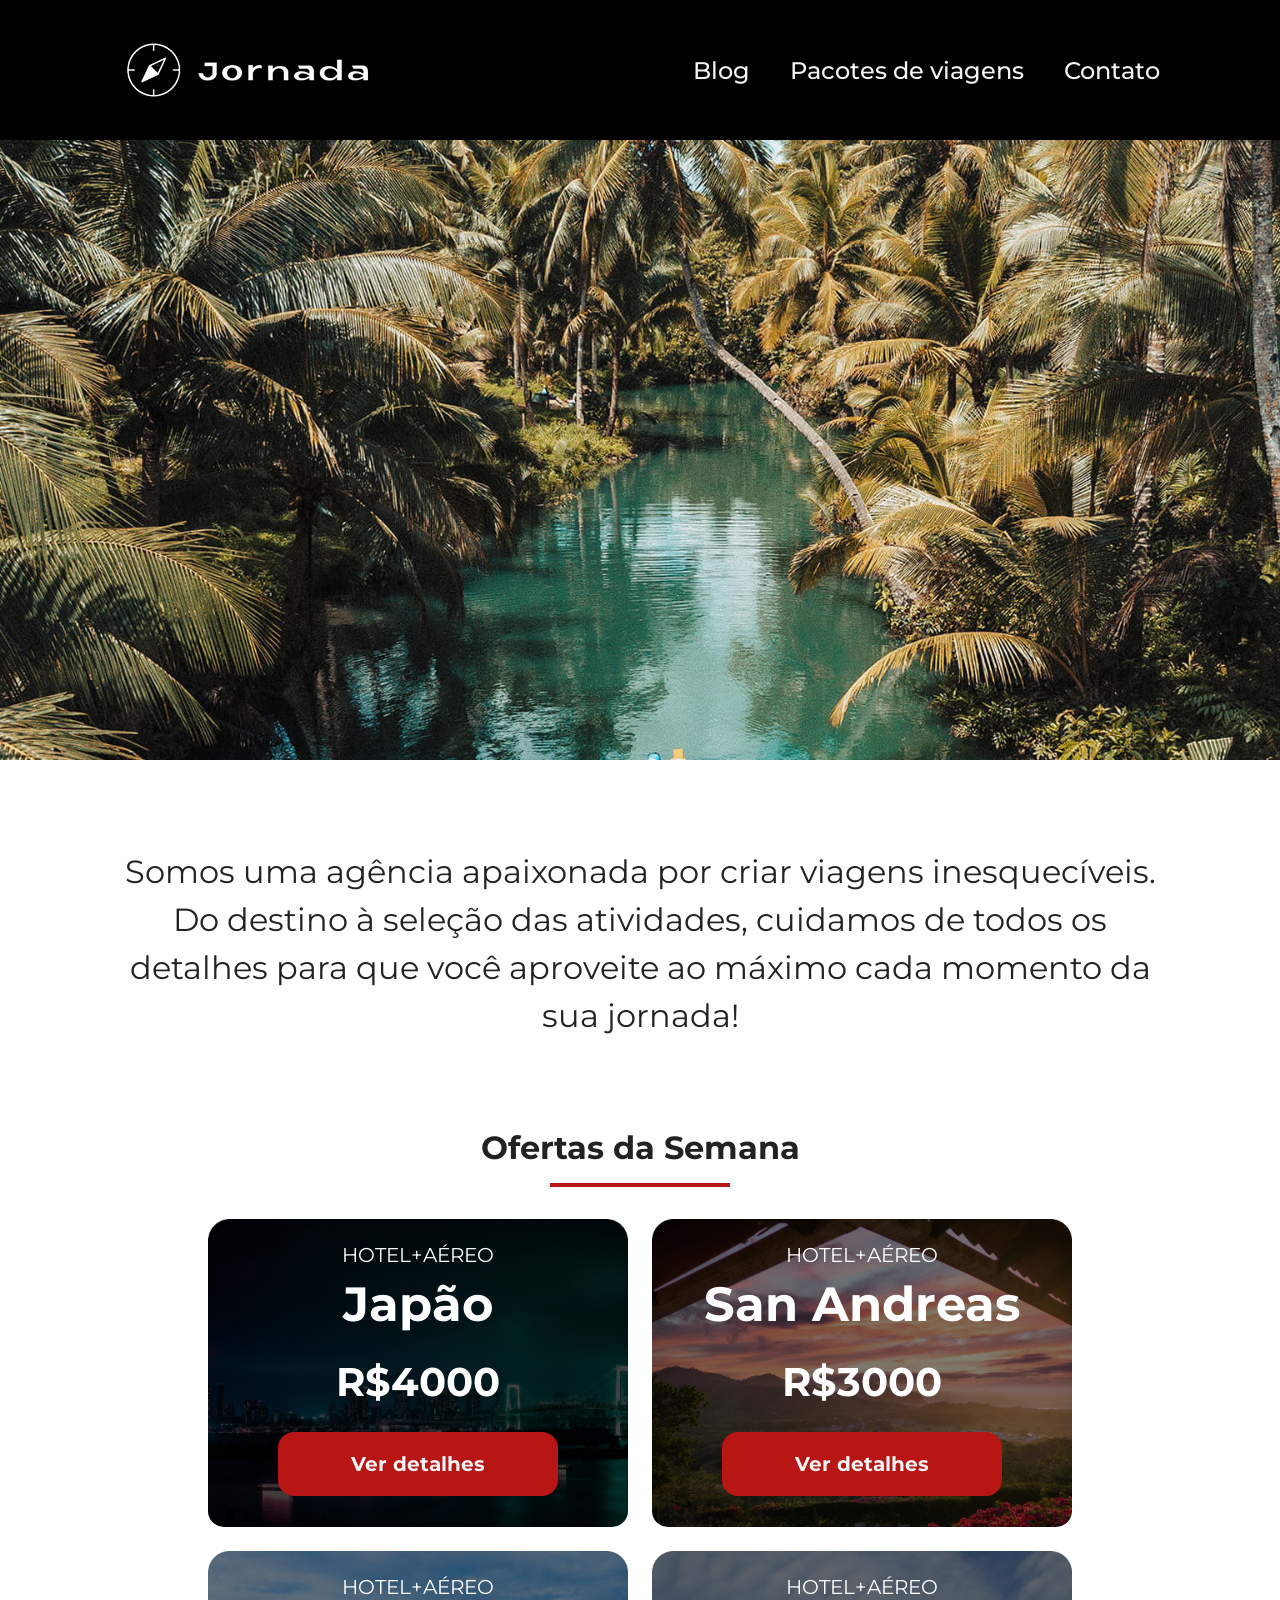
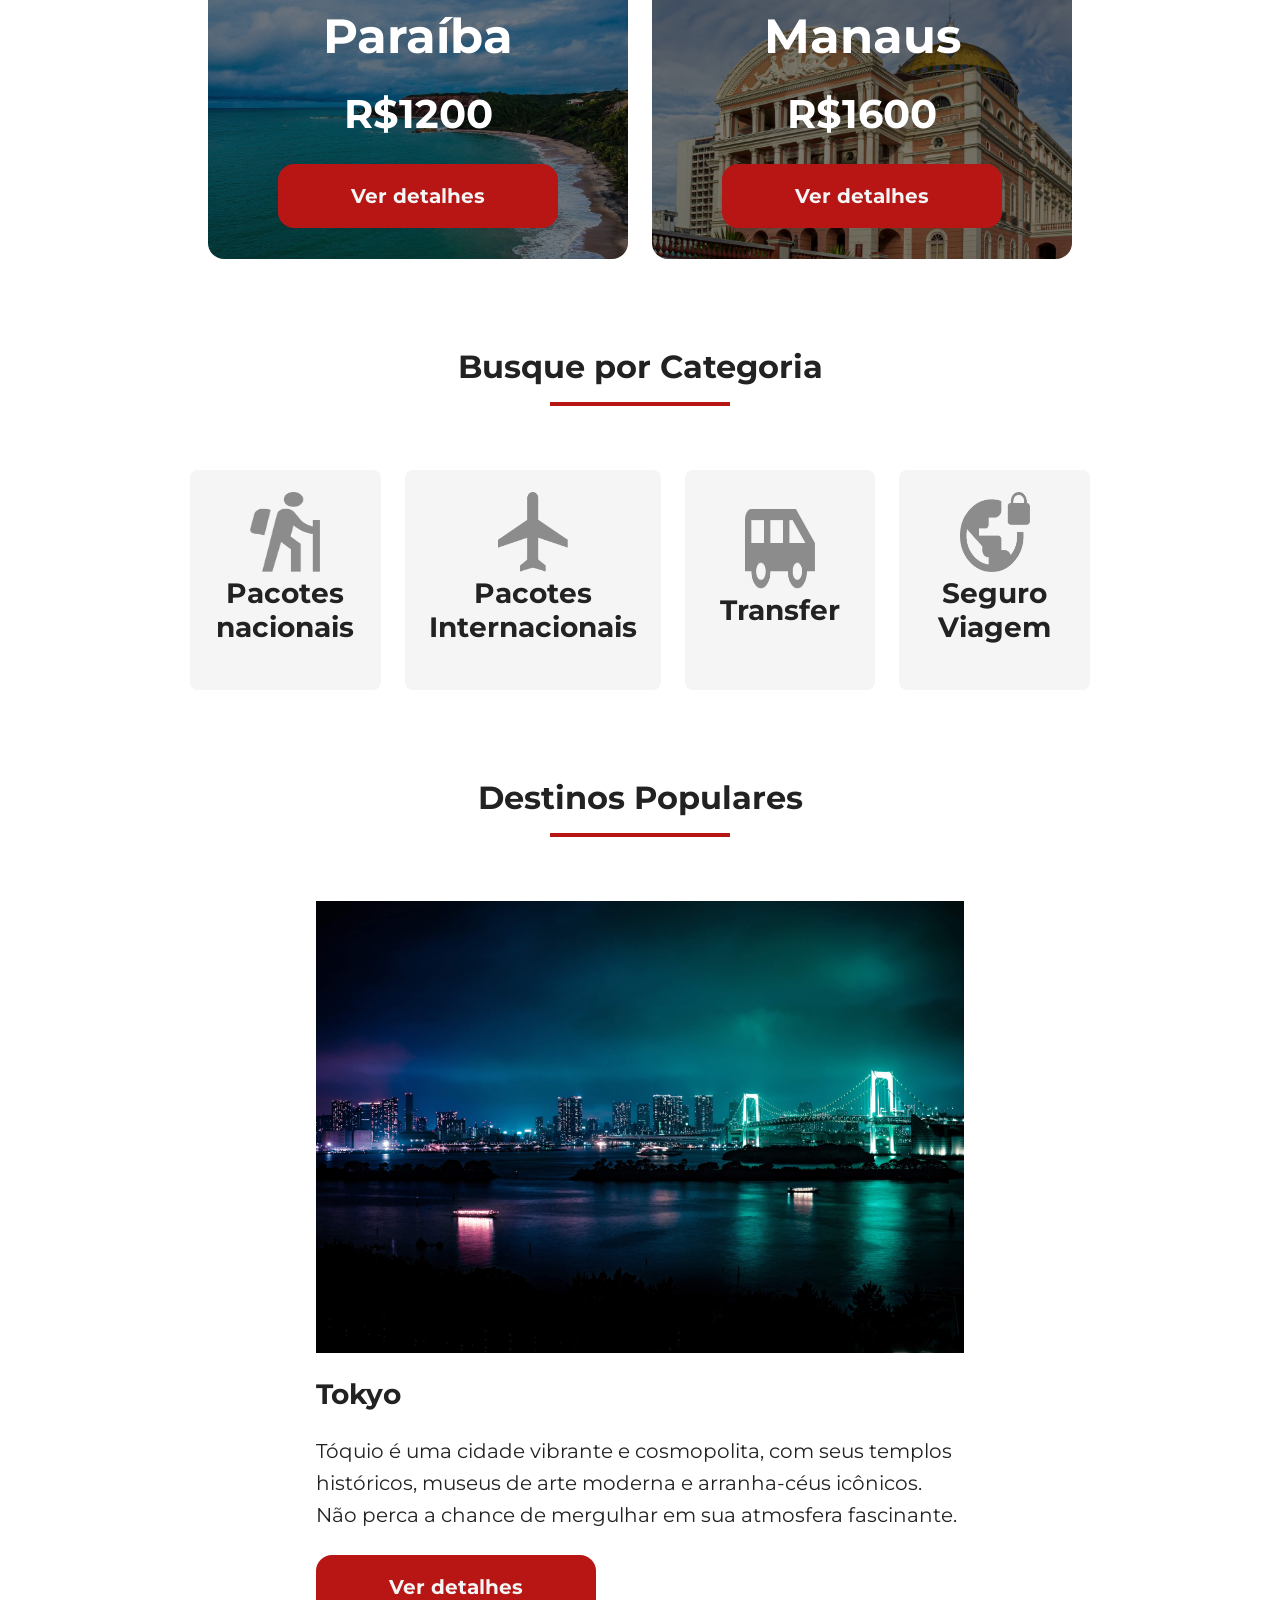
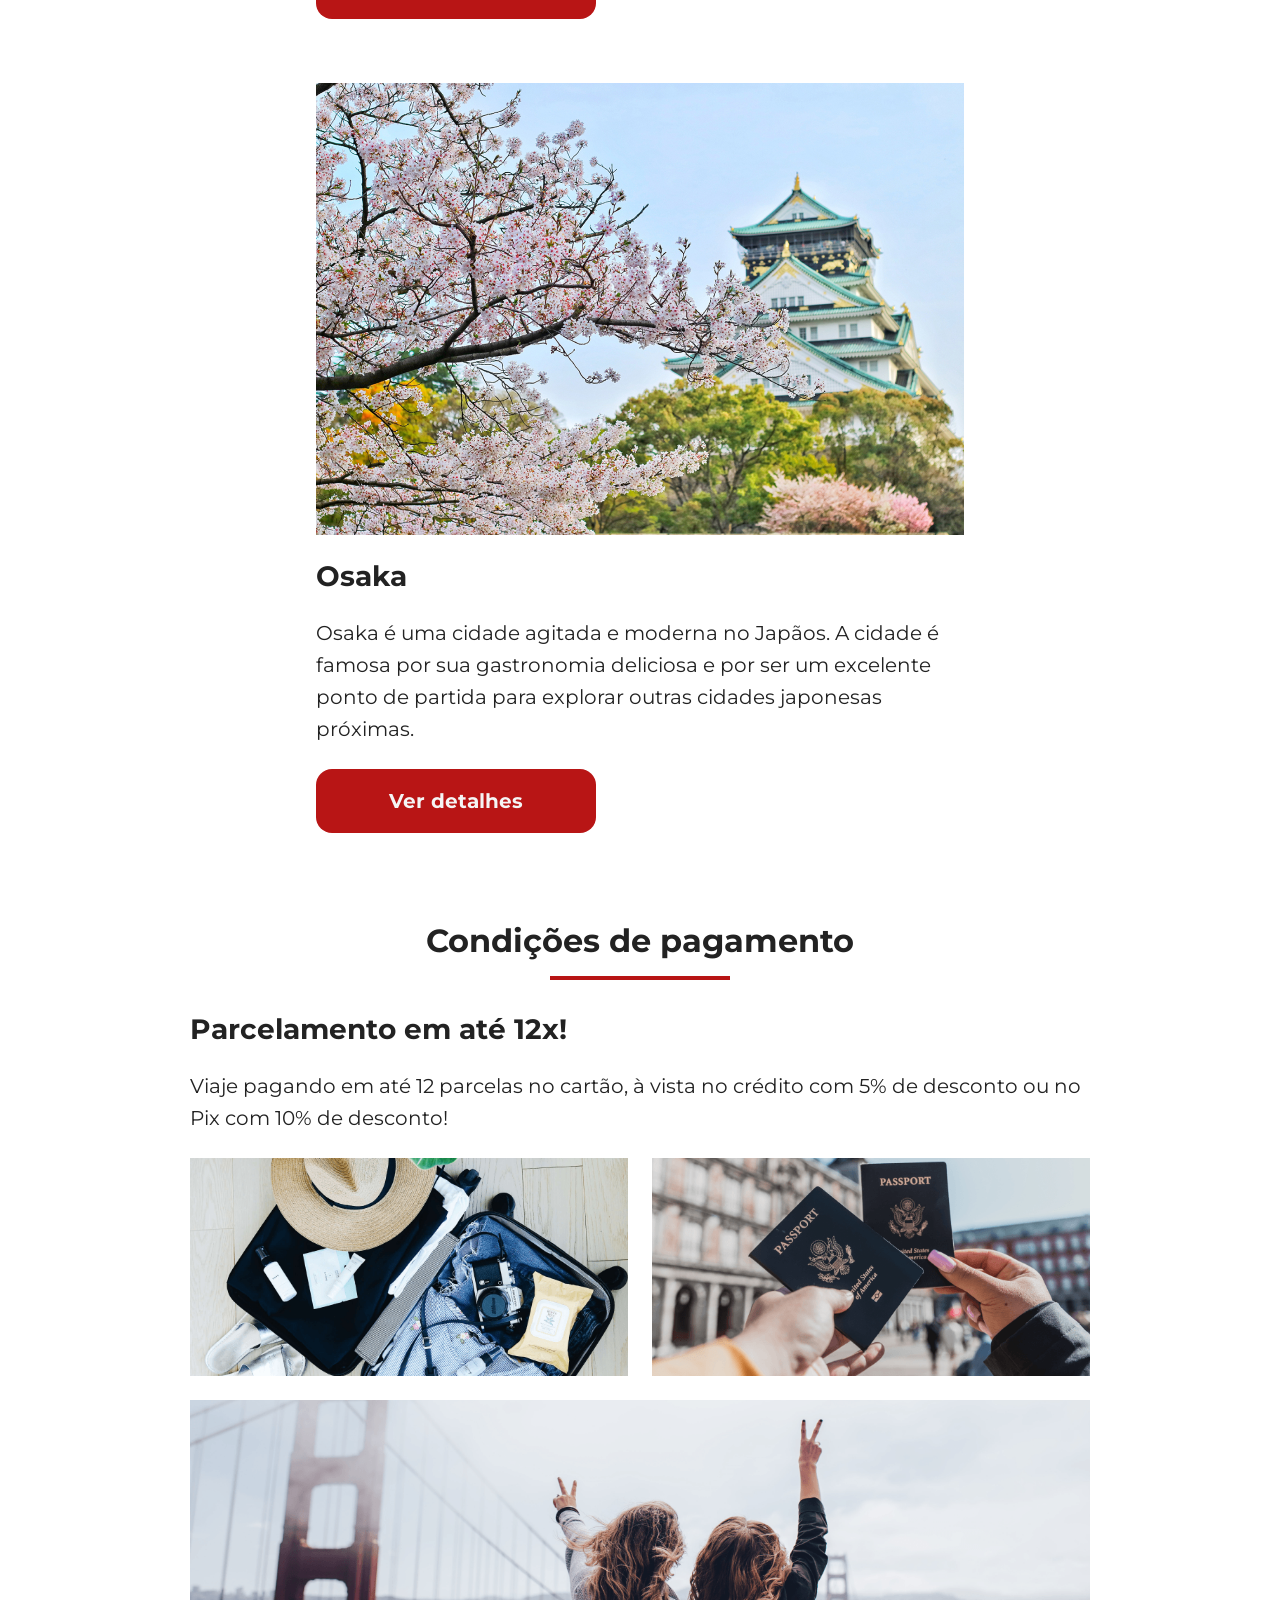
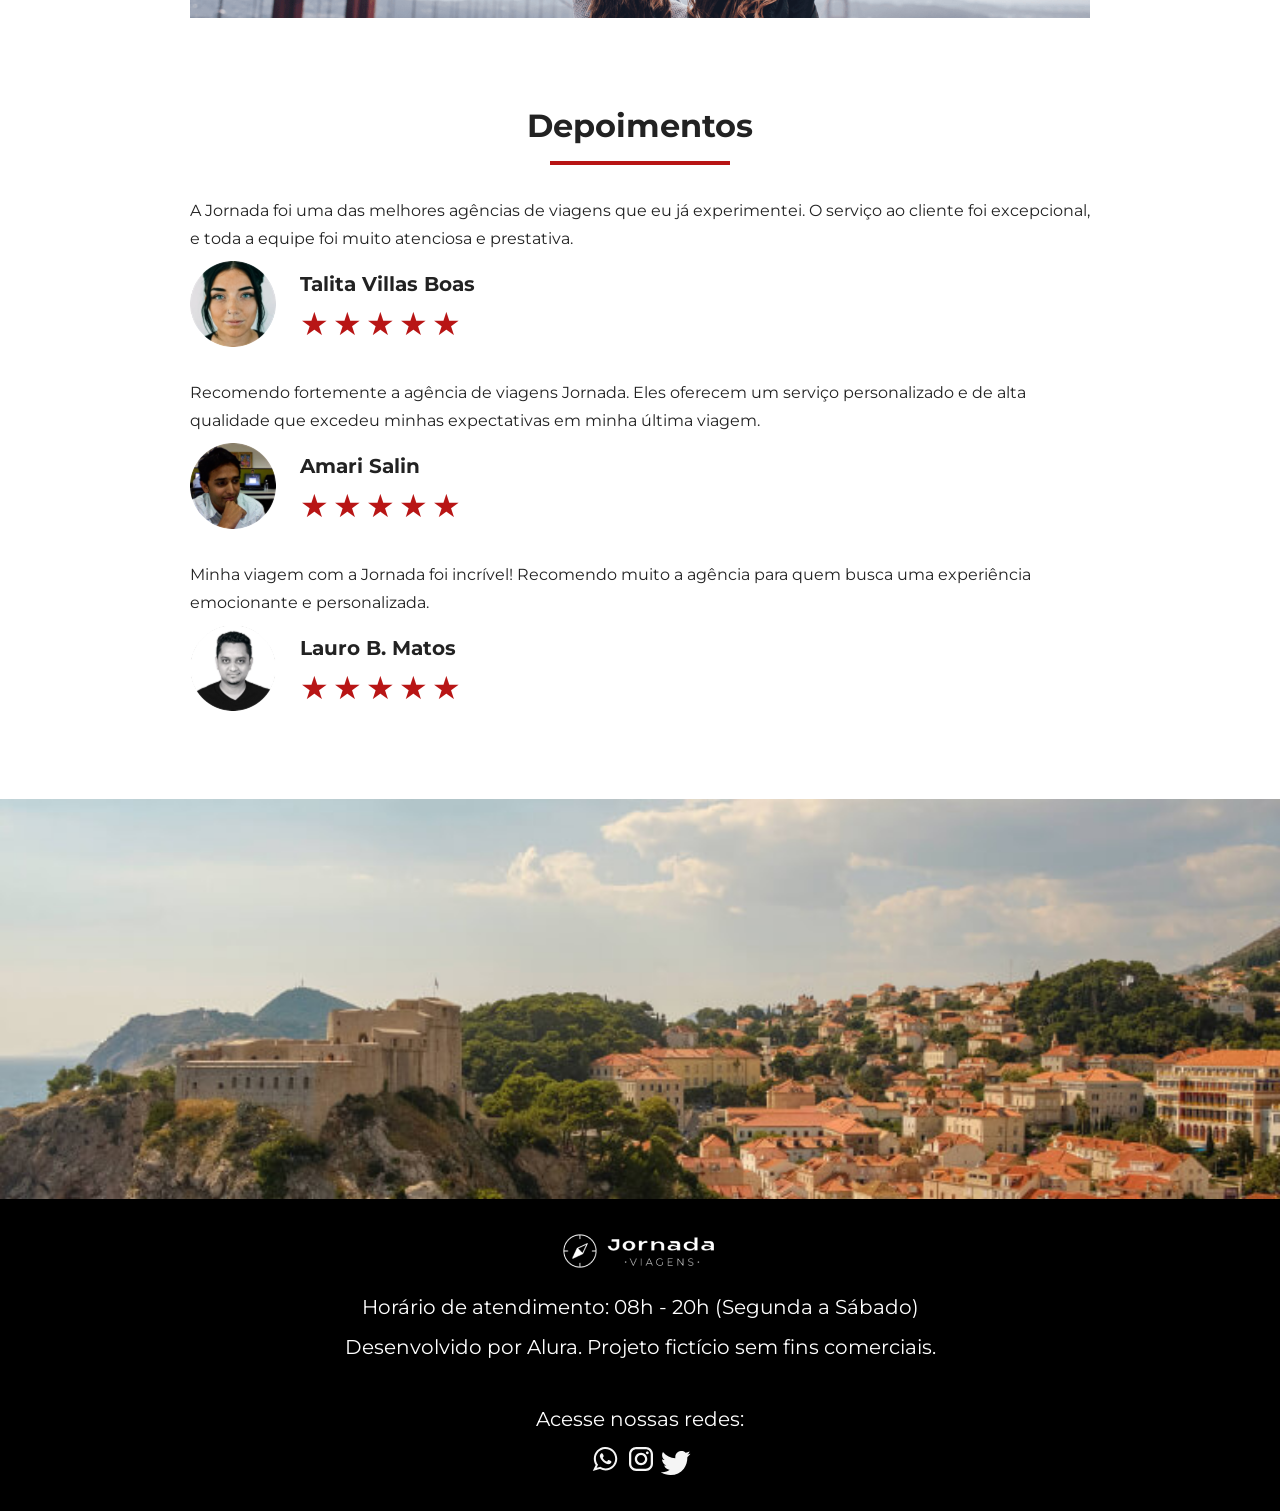
<file: index.html>
<!doctype html>
<html lang="pt-br">
  <head>
    <meta charset="UTF-8" />
    <meta name="viewport" content="width=device-width, initial-scale=1.0" />
    <meta name="description" content="Jornada Viagens, uma agência apaixonada por criar viagens inesquecíveis
    ">

    <meta name="og:title" content="Jornada Viagens">
    <meta name="og:description" content="Jornada Viagens, uma agência apaixonada por criar viagens inesquecíveis">
    <meta name="og:image" content="https://lidiavidal.github.io/jornada-viagens/logo-footer.png">
    <meta name="og:type" content="website">
    <meta name="og:url" content="https://lidiavidal.github.io/jornada-viagens">

    <link rel="icon" href="favico.svg" type="xml/svg" />
    <link rel="stylesheet" href="./css/style.css" />
    
    <title>Jornada Viagens</title>
  </head>
  <body>
    <header class="main-header" role="banner">
      <a class="logo" href="index.html" title="Voltar para página inicial">
        <img
          class="img-mobile"
          src="img/bussola-jornada-branca.png"
          alt="Bussola do logo Jornada Viagens na cor branca"
        />
        <img
          class="img-desktop"
          src="img/bussola-texto-jornada-branca.png"
          alt="Logo Jornada Viagens na cor branca"
        />
      </a>
      <div class="navigation-menu">
        <label for="menu"><img src="img/menu.png" alt="menu" /></label>
        <input type="checkbox" id="menu" hidden />

        <nav role="navigation">
          <ul class="list-links">
            <li>
              <a href="blog.html" title="Acessar blog">Blog</a>
            </li>
            <li>
              <a
                href="pacotes.html"
                title="Acessar pacotes de viagem"
                >Pacotes de viagens</a
              >
            </li>
            <li>
              <a href="contato.html" title="Acessar contato"
                >Contato</a
              >
            </li>
          </ul>
        </nav>
      </div>
    </header>
    <section class="hero">
      <div class="hero-img"></div>
      <h2>
        Somos uma agência apaixonada por criar viagens inesquecíveis. Do destino
        à seleção das atividades, cuidamos de todos os detalhes para que você
        aproveite ao máximo cada momento da sua jornada!
      </h2>
    </section>

    <section class="offers">
      <div class="section-title">
        <h2>Ofertas da Semana</h2>
        <hr />
      </div>
      <div class="offers-cards">
        <article class="card japao">
          <header>
            <p>HOTEL+AÉREO</p>
            <h3>
              Japão <br />
              <span>R$4000</span>
            </h3>
          </header>
          <footer>
            <a href="#" class="button">Ver detalhes</a>
          </footer>
        </article>

        <article class="card san-andreas">
          <header>
            <p>HOTEL+AÉREO</p>
            <h3>
              San Andreas <br />
              <span>R$3000</span>
            </h3>
          </header>
          <footer>
            <a href="#" class="button">Ver detalhes</a>
          </footer>
        </article>

        <article class="card paraiba">
          <header>
            <p>HOTEL+AÉREO</p>
            <h3>
              Paraíba <br />
              <span>R$1200</span>
            </h3>
          </header>
          <footer>
            <a href="#" class="button">Ver detalhes</a>
          </footer>
        </article>

        <article class="card manaus">
          <header>
            <p>HOTEL+AÉREO</p>
            <h3>
              Manaus <br />
              <span>R$1600</span>
            </h3>
          </header>
          <footer>
            <a href="#" class="button">Ver detalhes</a>
          </footer>
        </article>
      </div>
    </section>

    <section class="categories">
      <div class="section-title">
        <h2>Busque por Categoria</h2>
        <hr />
      </div>
      <div class="categories-cards">
        <div class="card-category">
          <a href="#">
            <img
              src="img/traveler-card.png"
              alt="Icone de uma pessoa viajante"
            />
            <h3 class="content-title">Pacotes nacionais</h3>
          </a>
        </div>

        <div class="card-category">
          <a href="#">
            <img src="img/airplane-card.png" alt="Icone de um avião" />
            <h3 class="content-title">Pacotes Internacionais</h3>
          </a>
        </div>

        <div class="card-category">
          <a href="#">
            <img src="img/bus-card.png" alt="Icone de um onibus" />
            <h3 class="content-title">Transfer</h3>
          </a>
        </div>

        <div class="card-category">
          <a href="#">
            <img src="img/world-card.png" alt="Icone do mundo" />
            <h3 class="content-title">Seguro Viagem</h3>
          </a>
        </div>
      </div>
    </section>

    <section class="destinations">
      <div class="section-title">
        <h2>Destinos Populares</h2>
        <hr />
      </div>
      <div class="destinations-items">
        <article class="item tokyo">
          <header>
            <div class="img-item tokyo"></div>
            <h3 class="content-title">Tokyo</h3>
          </header>
          <p class="content-text">
            Tóquio é uma cidade vibrante e cosmopolita, com seus templos
            históricos, museus de arte moderna e arranha-céus icônicos. Não
            perca a chance de mergulhar em sua atmosfera fascinante.
          </p>
          <footer>
            <a
              href="#"
              class="button"
              target="_blank"
              title="Veja mais detalhes do destino Tokyo"
              >Ver detalhes</a
            >
          </footer>
        </article>
        <article class="item osaka">
          <header>
            <div class="img-item osaka"></div>
            <h3 class="content-title">Osaka</h3>
          </header>
          <p class="content-text">
            Osaka é uma cidade agitada e moderna no Japãos. A cidade é famosa
            por sua gastronomia deliciosa e por ser um excelente ponto de
            partida para explorar outras cidades japonesas próximas.
          </p>
          <footer>
            <a
              href="#"
              class="button"
              target="_blank"
              title="Veja mais detalhes do destino Osaka"
              >Ver detalhes</a
            >
          </footer>
        </article>
      </div>
    </section>

    <section class="payments">
      <div class="section-title">
        <h2>Condições de pagamento</h2>
        <hr />
      </div>
      <div class="content-container">
        <div class="text-content">
          <h3 class="content-title">Parcelamento em até 12x!</h3>
          <p class="content-text">
            Viaje pagando em até 12 parcelas no cartão, à vista no crédito com
            5% de desconto ou no Pix com 10% de desconto!
          </p>
        </div>
        <div class="image-gallery">
          <div class="image first"></div>
          <div class="image second"></div>
          <div class="image third colspan-2"></div>
        </div>
      </div>
    </section>

    <section class="testimonials">
      <div class="section-title">
        <h2>Depoimentos</h2>
        <hr />
      </div>
      <div class="testimonial-container">
        <article>
          <header>
            <p>
              A Jornada foi uma das melhores agências de viagens que eu já
              experimentei. O serviço ao cliente foi excepcional, e toda a
              equipe foi muito atenciosa e prestativa.
            </p>
          </header>
          <footer>
            <img src="img/avatar-talita.png" alt="Imagem de perfil da cliente Talita Villas Boas" />
            <div class="profile-content">
              <h3>Talita Villas Boas</h3>
              <div class="rating">
                <span class="star">&#9733</span> <!--O unicode vai funcionar como uma fonte-->
                <span class="star">&#9733</span>
                <span class="star">&#9733</span>
                <span class="star">&#9733</span>
                <span class="star">&#9733</span>
              </div>
            </div>
          </footer>
        </article>
        <article>
          <header>
            <p>
              Recomendo fortemente a agência de viagens Jornada. Eles oferecem um serviço personalizado e de alta qualidade que excedeu minhas expectativas em minha última viagem.
            </p>
          </header>
          <footer>
            <img src="img/avatar-amari.png" alt="Imagem de perfil do cliente Amari Salin" />
            <div class="profile-content">
              <h3>Amari Salin</h3>
              <div class="rating">
                <span class="star">&#9733</span> 
                <span class="star">&#9733</span>
                <span class="star">&#9733</span>
                <span class="star">&#9733</span>
                <span class="star">&#9733</span>
              </div>
            </div>
          </footer>
        </article>
        <article>
          <header>
            <p>
              Minha viagem com a Jornada foi incrível! Recomendo muito a agência para quem busca uma experiência emocionante e personalizada.
            </p>
          </header>
          <footer>
            <img src="img/avatar-lauro.png" alt="Imagem de perfil do cliente Lauro B. Matos" />
            <div class="profile-content">
              <h3>Lauro B. Matos</h3>
              <div class="rating">
                <span class="star">&#9733</span> 
                <span class="star">&#9733</span>
                <span class="star">&#9733</span>
                <span class="star">&#9733</span>
                <span class="star">&#9733</span>
              </div>
            </div>
          </footer>
        </article>
      </div>
    </section>
    <section class="bottom-hero">
      <div class="hero-img">
      </div>
    </section>
    <footer class="main-footer">
      <div class="footer-content">
        <img src="img/logo-footer.png" alt="Logo completa do site Jornada Viagens">
        <p>Horário de atendimento: 08h - 20h (Segunda a Sábado)</p>
        <p>Desenvolvido por Alura. Projeto fictício sem fins comerciais.</p>
      </div>
      <div class="footer-social">
        <p>Acesse nossas redes:</p>
        <a href="#" class="icon-social" target="_blank" title="Entre em contato através do whatsapp">
          <img src="img/icon-whatsapp.svg" alt="icone do whatsapp na cor branca">
        </a>
        <a href="#" class="icon-social" target="_blank" title="Acesse o instagram do Jornada Viagens">
          <img src="img/icon-instagram.svg" alt="icone do instagram na cor branca">
        </a>
        <a href="#" class="icon-social" target="_blank" title="Acesse o twitter do Jornada Viagens">
          <img src="img/icon-twitter.svg" alt="icone do twitter na cor branca">
        </a>
      </div>
    </footer>
  </body>
</html>
</file>
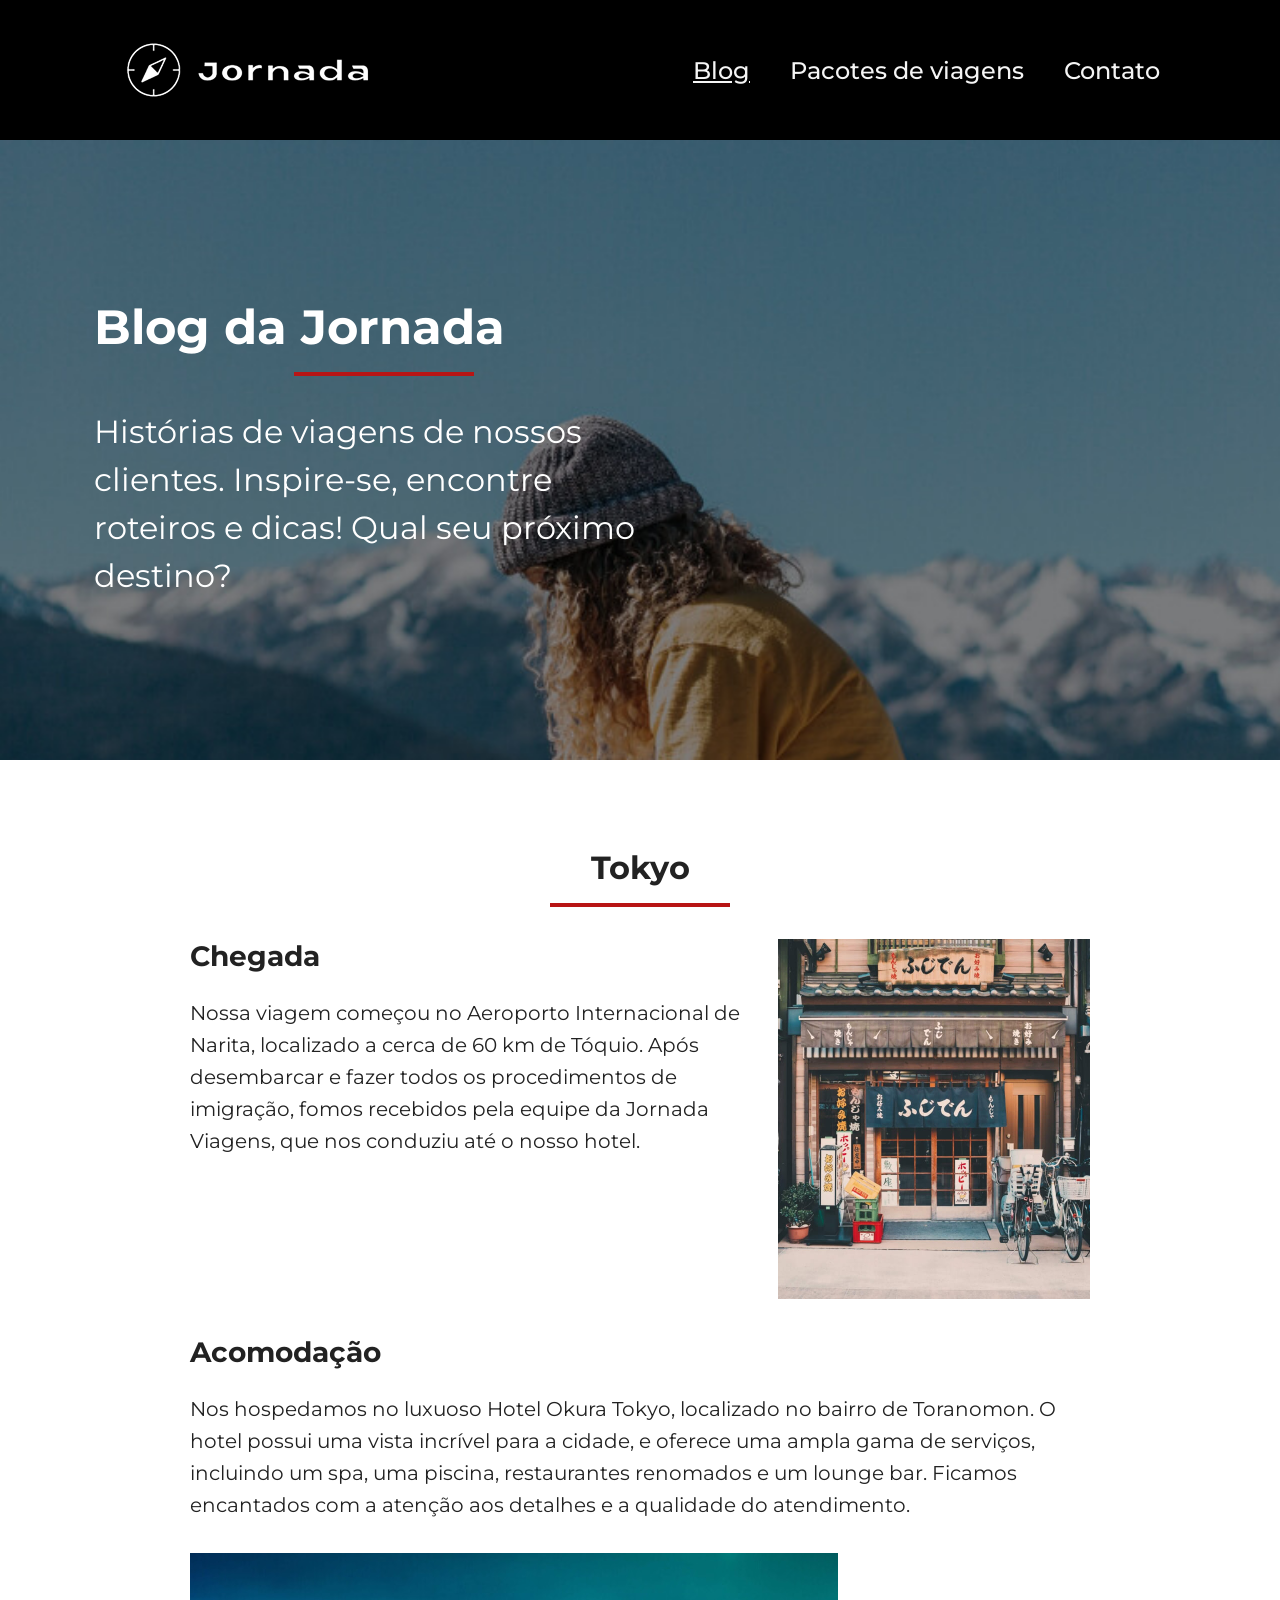
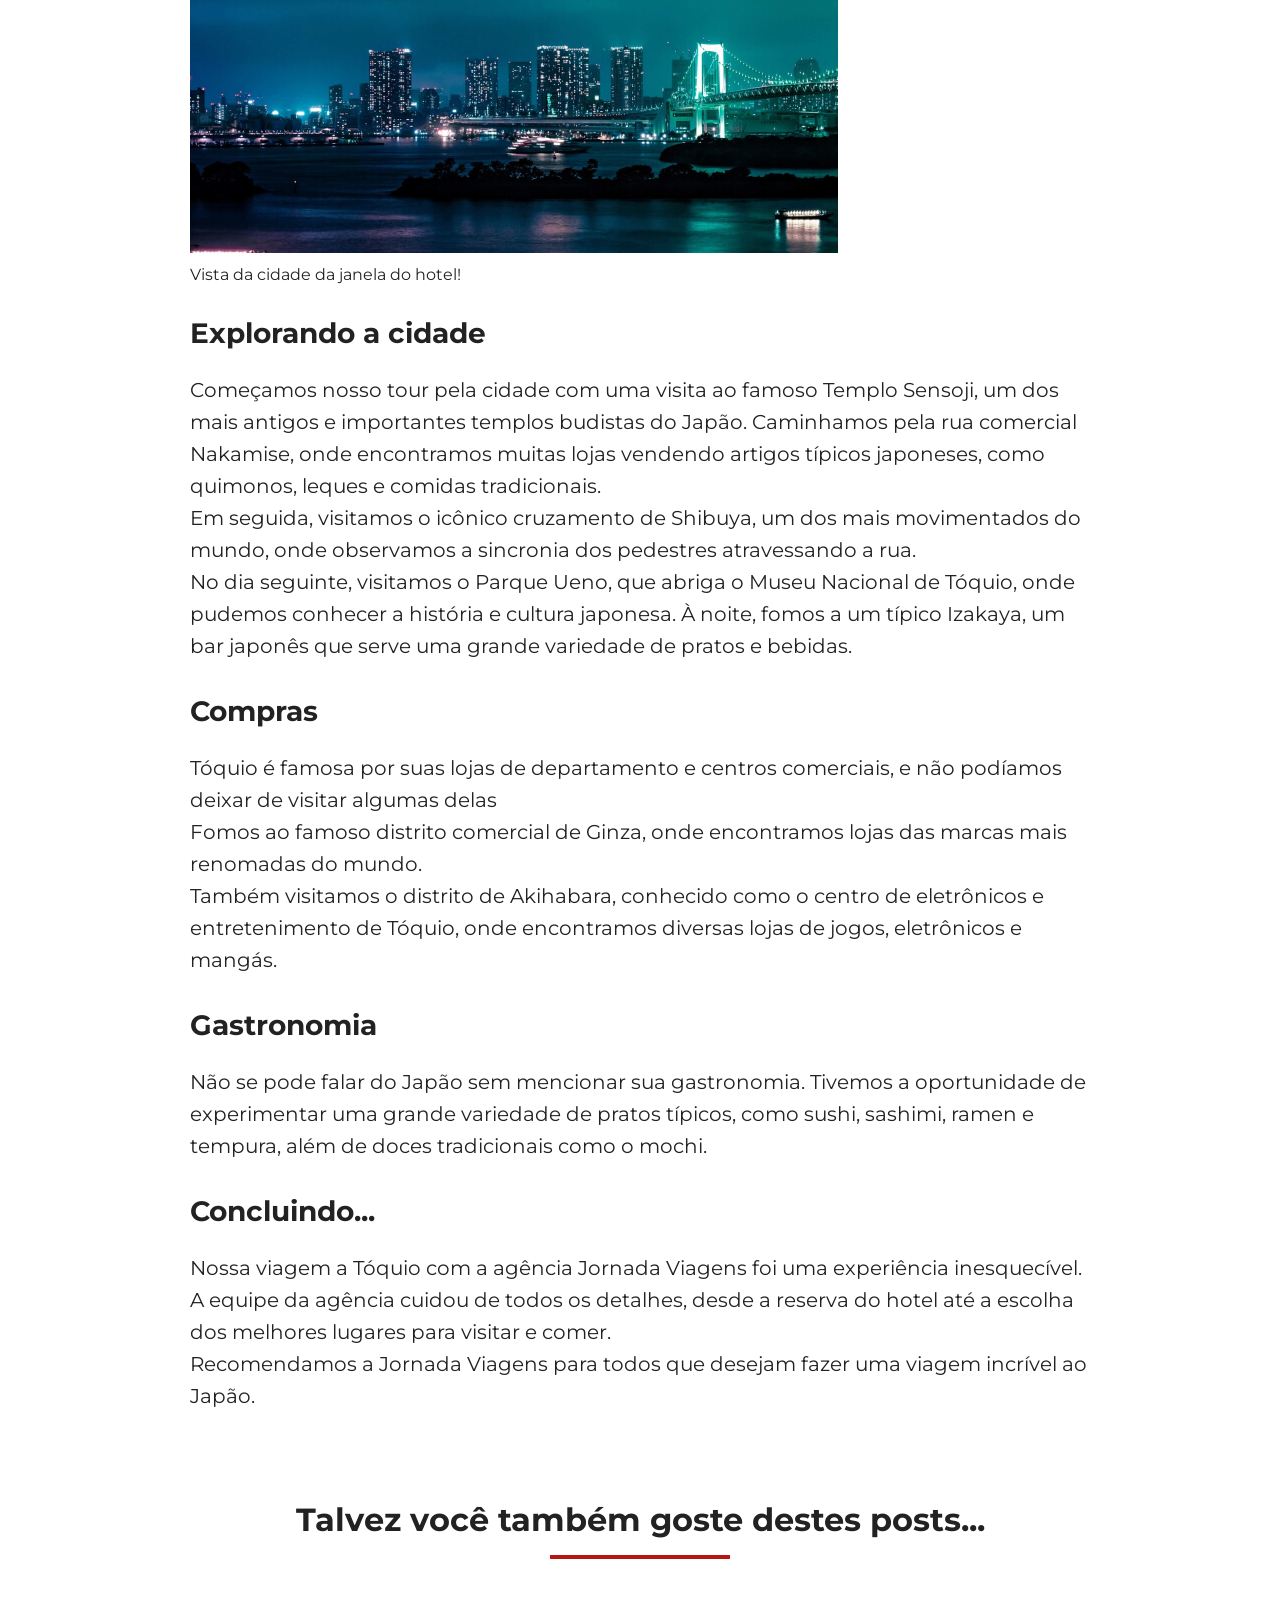
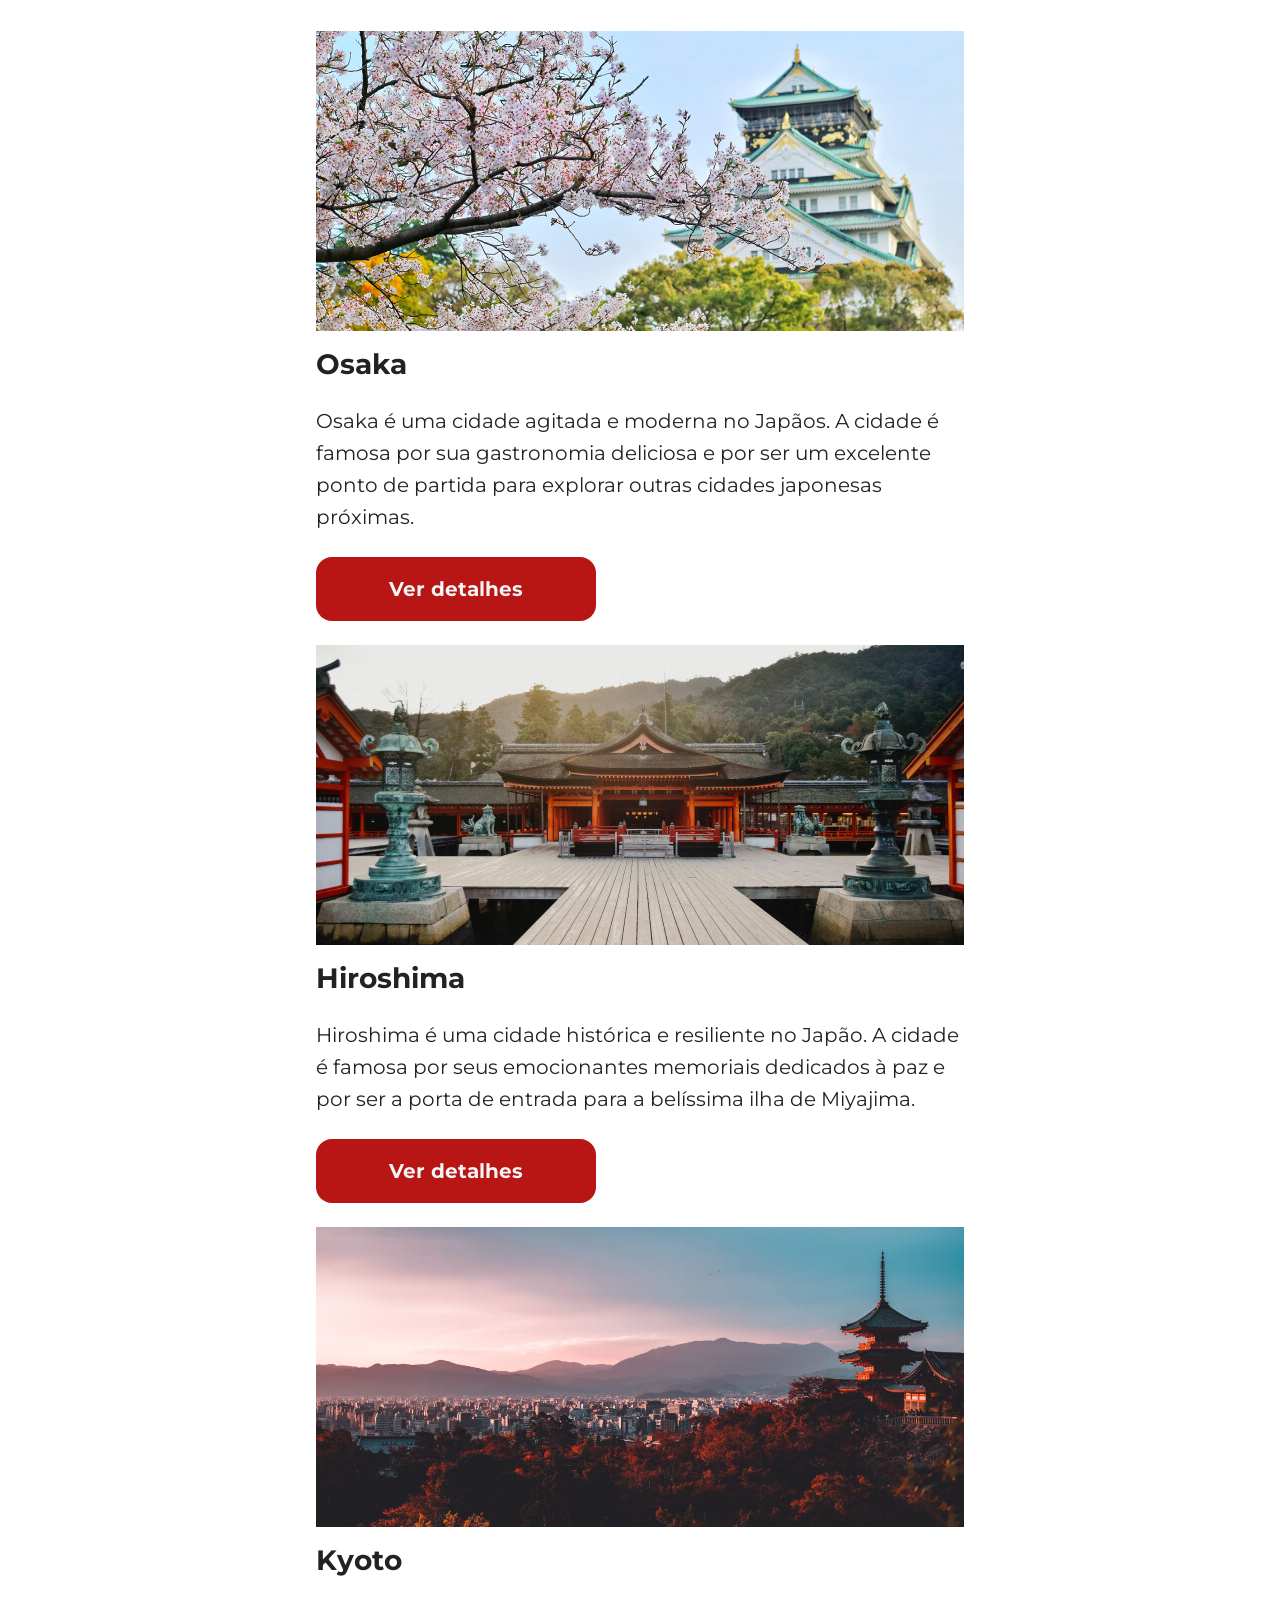
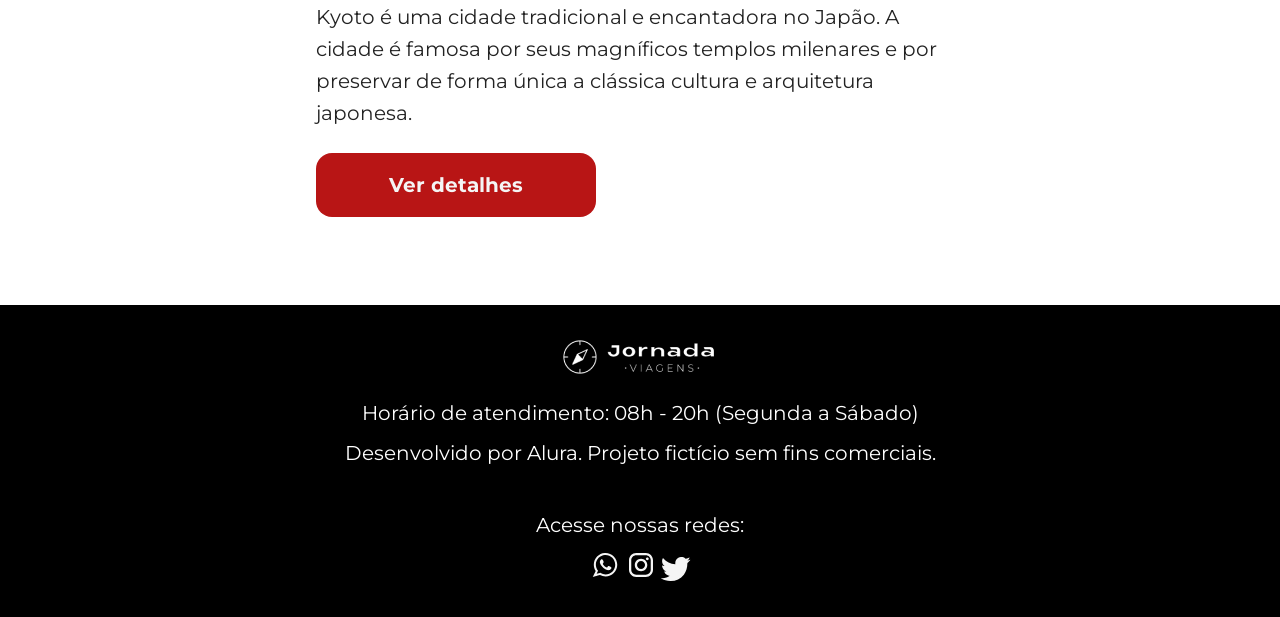
<file: blog.html>
<!doctype html>
<html lang="pt-br">
  <head>
    <meta charset="UTF-8" />
    <meta name="viewport" content="width=device-width, initial-scale=1.0" />
    <link rel="icon" href="favico.svg" type="xml/svg" />
    <link rel="stylesheet" href="./css/style.css" />
    <title>Jornada Viagens</title>
  </head>
  <body>
    <header class="main-header" role="banner">
      <a class="logo" href="index.html" title="Voltar para página inicial">
        <img
          class="img-mobile"
          src="img/bussola-jornada-branca.png"
          alt="Bussola do logo Jornada Viagens na cor branca"
        />
        <img
          class="img-desktop"
          src="img/bussola-texto-jornada-branca.png"
          alt="Logo Jornada Viagens na cor branca"
        />
      </a>
      <div class="navigation-menu">
        <label for="menu"><img src="img/menu.png" alt="menu" /></label>
        <input type="checkbox" id="menu" hidden />

        <nav role="navigation">
          <ul class="list-links travelPackages">
            <li>
              <a class="active" href="blog.html" title="Acessar blog">Blog</a>
            </li>
            <li>
              <a href="pacotes.html" title="Acessar pacotes de viagem"
                >Pacotes de viagens</a
              >
            </li>
            <li>
              <a href="contato.html" title="Acessar contato">Contato</a>
            </li>
          </ul>
        </nav>
      </div>
    </header>

    <section class="hero blog">
      <div class="contentHero blog">
        <div class="section-title blog">
          <h1>Blog da Jornada</h1>
          <hr />
        </div>
        <p>
          Histórias de viagens de nossos clientes. Inspire-se, encontre roteiros
          e dicas! Qual seu próximo destino?
        </p>
      </div>
    </section>

    <article class="content-blog">
      <div class="section-title">
        <h2>Tokyo</h2>
        <hr />
      </div>
      <section class="content chegada">
        <div class="chegada-text">
          <h3>Chegada</h3>
          <p>
            Nossa viagem começou no Aeroporto Internacional de Narita,
            localizado a cerca de 60 km de Tóquio. Após desembarcar e fazer
            todos os procedimentos de imigração, fomos recebidos pela equipe da
            Jornada Viagens, que nos conduziu até o nosso hotel.
          </p>
        </div>
        <figure>
          <img
            srcset="
              img/blog/content-blog-img-tokyo1.jpg         312w,
              img/blog/content-blog-img-tokyo1-desktop.jpg 588w
            "
            sizes="(max-width: 768px) 100vw, 
           (max-width: 1440px) 80vw, 
           1200px"
            src="img/blog/content-blog-img-tokyo1.jpg"
            alt="Prédios iluminados à noite em Tóquio"
          />
        </figure>
      </section>
      <section class="content acomodacao">
        <h3>Acomodação</h3>
        <p>
          Nos hospedamos no luxuoso Hotel Okura Tokyo, localizado no bairro de
          Toranomon. O hotel possui uma vista incrível para a cidade, e oferece
          uma ampla gama de serviços, incluindo um spa, uma piscina,
          restaurantes renomados e um lounge bar. Ficamos encantados com a
          atenção aos detalhes e a qualidade do atendimento.
        </p>
        <figure>
          <img
            srcset="
              img/blog/content-blog-img-tokyo2.jpg          312w,
              img/blog/content-blog-img-tokyo2-tablet.jpg   648w,
              img/blog/content-blog-img-tokyo2-desktop.jpg 1200w
            "
            sizes="(max-width: 312px) 100vw,
                   (max-width: 768px) 80vw,
                   1200px"
            src="img/blog/content-blog-img-tokyo2.jpg"
            alt="Vista da cidade da janela do hotel!"
          />
          <figcaption>Vista da cidade da janela do hotel!</figcaption>
        </figure>
      </section>
      <section class="content explorando">
        <h3>Explorando a cidade</h3>
        <p>
          Começamos nosso tour pela cidade com uma visita ao famoso Templo
          Sensoji, um dos mais antigos e importantes templos budistas do Japão.
          Caminhamos pela rua comercial Nakamise, onde encontramos muitas lojas
          vendendo artigos típicos japoneses, como quimonos, leques e comidas
          tradicionais.
        </p>
        <p>
          Em seguida, visitamos o icônico cruzamento de Shibuya, um dos mais
          movimentados do mundo, onde observamos a sincronia dos pedestres
          atravessando a rua.
        </p>
        <p>
          No dia seguinte, visitamos o Parque Ueno, que abriga o Museu Nacional
          de Tóquio, onde pudemos conhecer a história e cultura japonesa. À
          noite, fomos a um típico Izakaya, um bar japonês que serve uma grande
          variedade de pratos e bebidas.
        </p>
      </section>
      <section class="content compras">
        <h3>Compras</h3>
        <p>
          Tóquio é famosa por suas lojas de departamento e centros comerciais, e
          não podíamos deixar de visitar algumas delas
        </p>
        <p>
          Fomos ao famoso distrito comercial de Ginza, onde encontramos lojas
          das marcas mais renomadas do mundo.
        </p>
        <p>
          Também visitamos o distrito de Akihabara, conhecido como o centro de
          eletrônicos e entretenimento de Tóquio, onde encontramos diversas
          lojas de jogos, eletrônicos e mangás.
        </p>
      </section>
      <section class="content gastronomia">
        <h3>Gastronomia</h3>
        <p>
          Não se pode falar do Japão sem mencionar sua gastronomia. Tivemos a
          oportunidade de experimentar uma grande variedade de pratos típicos,
          como sushi, sashimi, ramen e tempura, além de doces tradicionais como
          o mochi.
        </p>
      </section>
      <section class="content conclusao">
        <h3>Concluindo...</h3>
        <p>
          Nossa viagem a Tóquio com a agência Jornada Viagens foi uma
          experiência inesquecível.
        </p>
        <p>
          A equipe da agência cuidou de todos os detalhes, desde a reserva do
          hotel até a escolha dos melhores lugares para visitar e comer.
        </p>
        <p>
          Recomendamos a Jornada Viagens para todos que desejam fazer uma viagem
          incrível ao Japão.
        </p>
      </section>
    </article>

    <section class="destinations blog">
      <div class="section-title">
        <h2>Talvez você também goste destes posts...</h2>
        <hr />
      </div>
      <div class="destinations-items">
        <article class="item osaka">
          <header>
            <div class="img-item osaka"></div>
            <h3 class="content-title">Osaka</h3>
          </header>
          <p class="content-text">
            Osaka é uma cidade agitada e moderna no Japãos. A cidade é famosa
            por sua gastronomia deliciosa e por ser um excelente ponto de
            partida para explorar outras cidades japonesas próximas.
          </p>
          <footer>
            <a
              href="#"
              class="button"
              target="_blank"
              title="Veja mais detalhes do destino Osaka"
              >Ver detalhes</a
            >
          </footer>
        </article>
        <article class="item hiroshima">
          <header>
            <div class="img-item hiroshima"></div>
            <h3 class="content-title">Hiroshima</h3>
          </header>
          <p class="content-text">
            Hiroshima é uma cidade histórica e resiliente no Japão. A cidade é
            famosa por seus emocionantes memoriais dedicados à paz e por ser a
            porta de entrada para a belíssima ilha de Miyajima.
          </p>
          <footer>
            <a
              href="#"
              class="button"
              target="_blank"
              title="Veja mais detalhes do destino Hiroshima"
              >Ver detalhes</a
            >
          </footer>
        </article>

        <article class="item kyoto">
          <header>
            <div class="img-item kyoto"></div>
            <h3 class="content-title">Kyoto</h3>
          </header>
          <p class="content-text">
            Kyoto é uma cidade tradicional e encantadora no Japão. A cidade é
            famosa por seus magníficos templos milenares e por preservar de
            forma única a clássica cultura e arquitetura japonesa.
          </p>
          <footer>
            <a
              href="#"
              class="button"
              target="_blank"
              title="Veja mais detalhes do destino Kyoto"
              >Ver detalhes</a
            >
          </footer>
        </article>
      </div>
    </section>

    <footer class="main-footer">
      <div class="footer-content">
        <img src="img/logo-footer.png" alt="Logo completa do site Jornada Viagens">
        <p>Horário de atendimento: 08h - 20h (Segunda a Sábado)</p>
        <p>Desenvolvido por Alura. Projeto fictício sem fins comerciais.</p>
      </div>
      <div class="footer-social">
        <p>Acesse nossas redes:</p>
        <a href="#" class="icon-social" target="_blank" title="Entre em contato através do whatsapp">
          <img src="img/icon-whatsapp.svg" alt="icone do whatsapp na cor branca">
        </a>
        <a href="#" class="icon-social" target="_blank" title="Acesse o instagram do Jornada Viagens">
          <img src="img/icon-instagram.svg" alt="icone do instagram na cor branca">
        </a>
        <a href="#" class="icon-social" target="_blank" title="Acesse o twitter do Jornada Viagens">
          <img src="img/icon-twitter.svg" alt="icone do twitter na cor branca">
        </a>
      </div>
    </footer>
  </body>
</html>
</file>
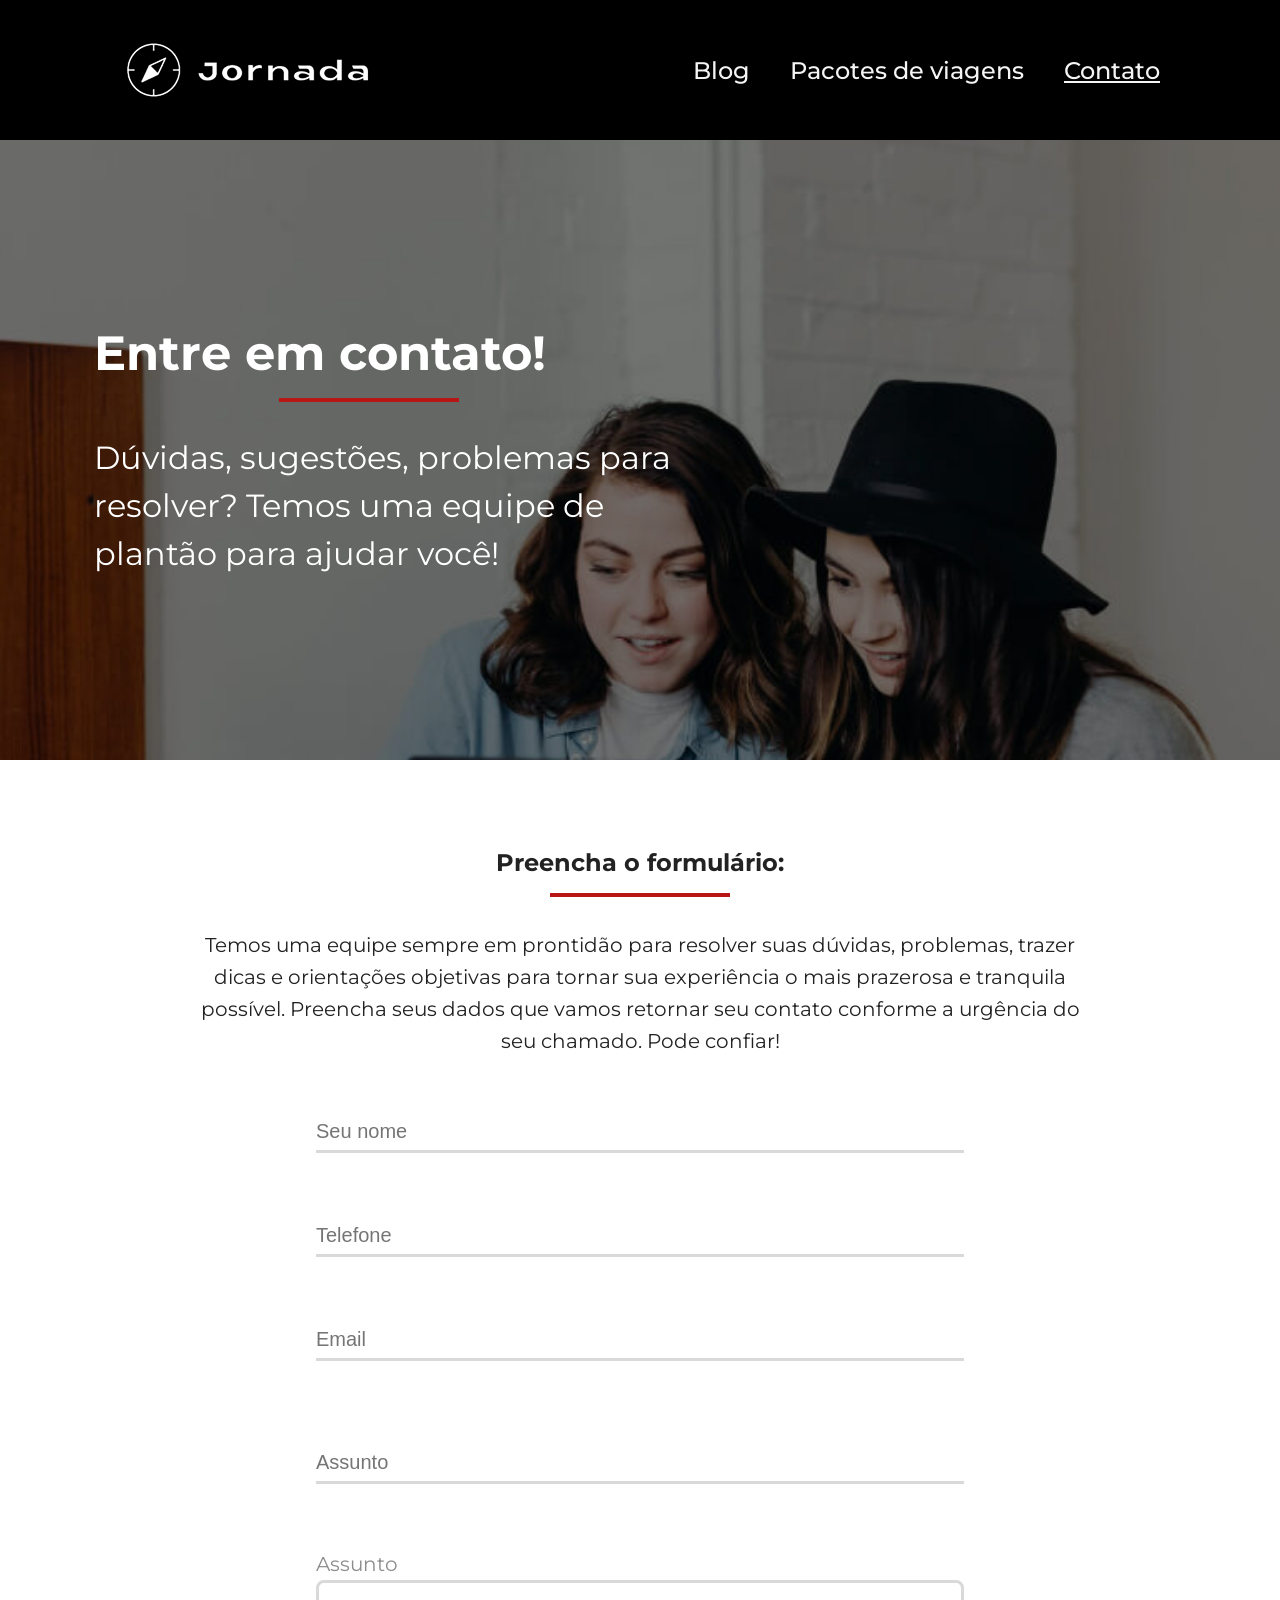
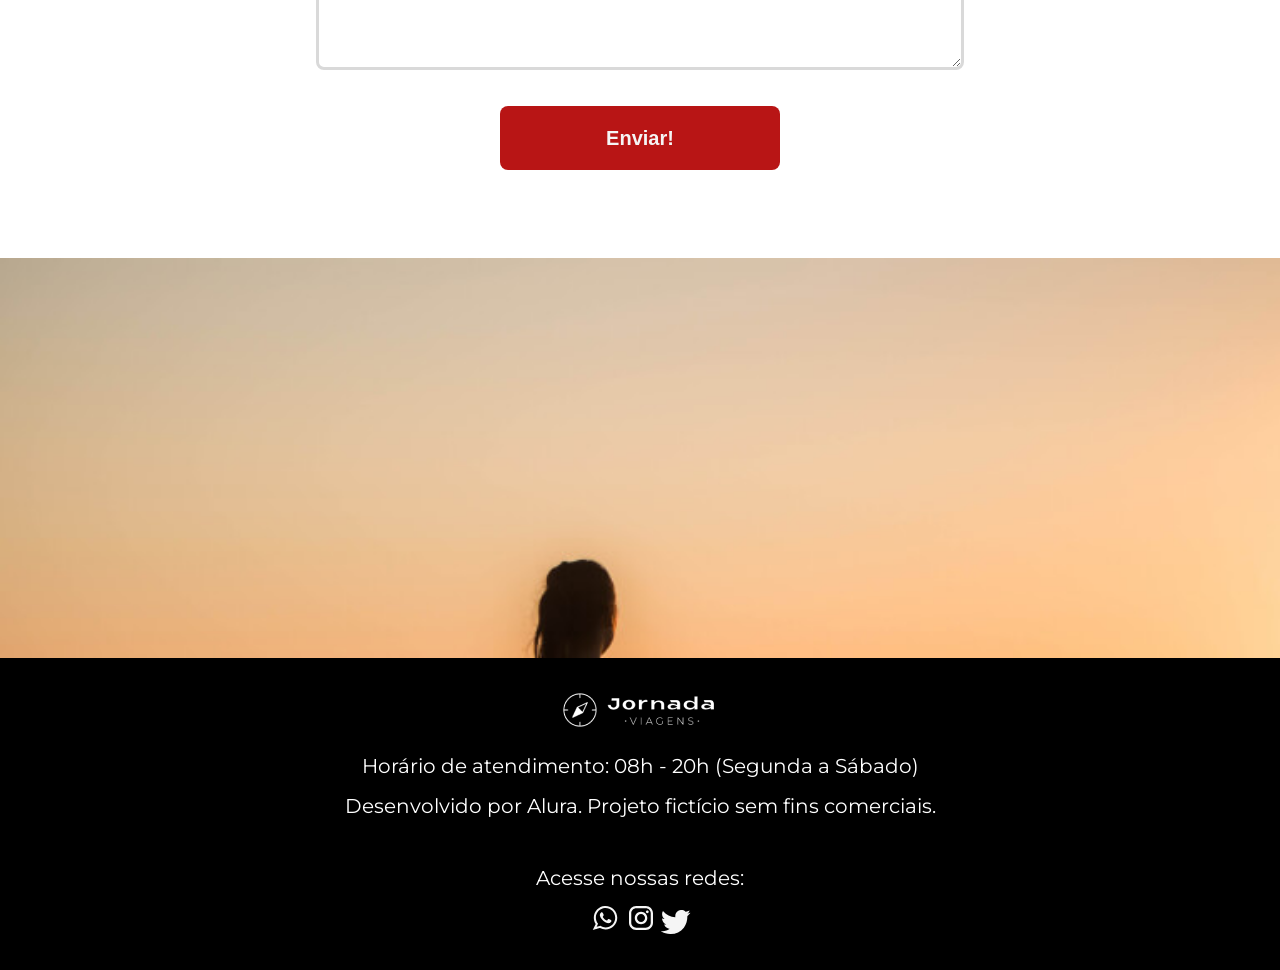
<file: contato.html>
<!doctype html>
<html lang="pt-br">
  <head>
    <meta charset="UTF-8" />
    <meta name="viewport" content="width=device-width, initial-scale=1.0" />
    <link rel="icon" href="favico.svg" type="xml/svg" />
    <link rel="stylesheet" href="./css/style.css" />

    <title>Jornada Viagens</title>
  </head>
  <body>
    <header class="main-header" role="banner">
      <a class="logo" href="index.html" title="Voltar para página inicial">
        <img
          class="img-mobile"
          src="img/bussola-jornada-branca.png"
          alt="Bussola do logo Jornada Viagens na cor branca"
        />
        <img
          class="img-desktop"
          src="img/bussola-texto-jornada-branca.png"
          alt="Logo Jornada Viagens na cor branca"
        />
      </a>
      <div class="navigation-menu">
        <label for="menu"><img src="img/menu.png" alt="menu" /></label>
        <input type="checkbox" id="menu" hidden />

        <nav role="navigation">
          <ul class="list-links travelPackages">
            <li>
              <a href="blog.html" title="Acessar blog">Blog</a>
            </li>
            <li>
              <a href="pacotes.html" title="Acessar pacotes de viagem"
                >Pacotes de viagens</a
              >
            </li>
            <li>
              <a class="active" href="contato.html" title="Acessar contato"
                >Contato</a
              >
            </li>
          </ul>
        </nav>
      </div>
    </header>

    <section class="hero contato">
      <div class="contentHero contato">
        <div class="section-title contato">
          <h1>Entre em contato!</h1>
          <hr />
        </div>
        <p>
          Dúvidas, sugestões, problemas para resolver? Temos uma equipe de
          plantão para ajudar você!
        </p>
      </div>
    </section>

    <section class="forms">
      <div class="section-title contato">
        <h1>Preencha o formulário:</h1>
        <hr />
      </div>
      <p>
        Temos uma equipe sempre em prontidão para resolver suas dúvidas,
        problemas, trazer dicas e orientações objetivas para tornar sua
        experiência o mais prazerosa e tranquila possível. Preencha seus dados
        que vamos retornar seu contato conforme a urgência do seu chamado. Pode
        confiar!
      </p>

      <form method="get">
        <label for="name" class="sr-only">Seu nome</label>
        <input type="text" name="userName" id="name" placeholder="Seu nome" />
        <br />
        <div class="number-email">
          <label for="phoneNumber" class="sr-only">Telefone</label>
          <input
            class="number-email-input"
            id="phoneNumber"
            type="tel"
            name="userPhoneNumber"
            pattern="[0-9]{11}"
            placeholder="Telefone"
          />
          <br />
          <label for="email" class="sr-only">Email</label>
          <input
            class="number-email-input"
            id="email"
            type="email"
            name="userEmail"
            required
            placeholder="Email"
          />
        </div>

        <br />
        <label for="subjectName" class="sr-only">Assunto</label>
        <input
          type="text"
          name="subjectName"
          id="subjectName"
          placeholder="Assunto"
        />
        <br />
        <label for="subject" id="text-label">Assunto</label>
        <textarea name="subject" id="subject"></textarea>
        <button type="submit" class="button contato">Enviar!</button>
      </form>
    </section>

    <section class="bottom-hero">
      <div class="hero-img contato">
      </div>
    </section>
    <footer class="main-footer">
      <div class="footer-content">
        <img src="img/logo-footer.png" alt="Logo completa do site Jornada Viagens">
        <p>Horário de atendimento: 08h - 20h (Segunda a Sábado)</p>
        <p>Desenvolvido por Alura. Projeto fictício sem fins comerciais.</p>
      </div>
      <div class="footer-social">
        <p>Acesse nossas redes:</p>
        <a href="#" class="icon-social" target="_blank" title="Entre em contato através do whatsapp">
          <img src="img/icon-whatsapp.svg" alt="icone do whatsapp na cor branca">
        </a>
        <a href="#" class="icon-social" target="_blank" title="Acesse o instagram do Jornada Viagens">
          <img src="img/icon-instagram.svg" alt="icone do instagram na cor branca">
        </a>
        <a href="#" class="icon-social" target="_blank" title="Acesse o twitter do Jornada Viagens">
          <img src="img/icon-twitter.svg" alt="icone do twitter na cor branca">
        </a>
      </div>
    </footer>
  </body>
</html>
</file>
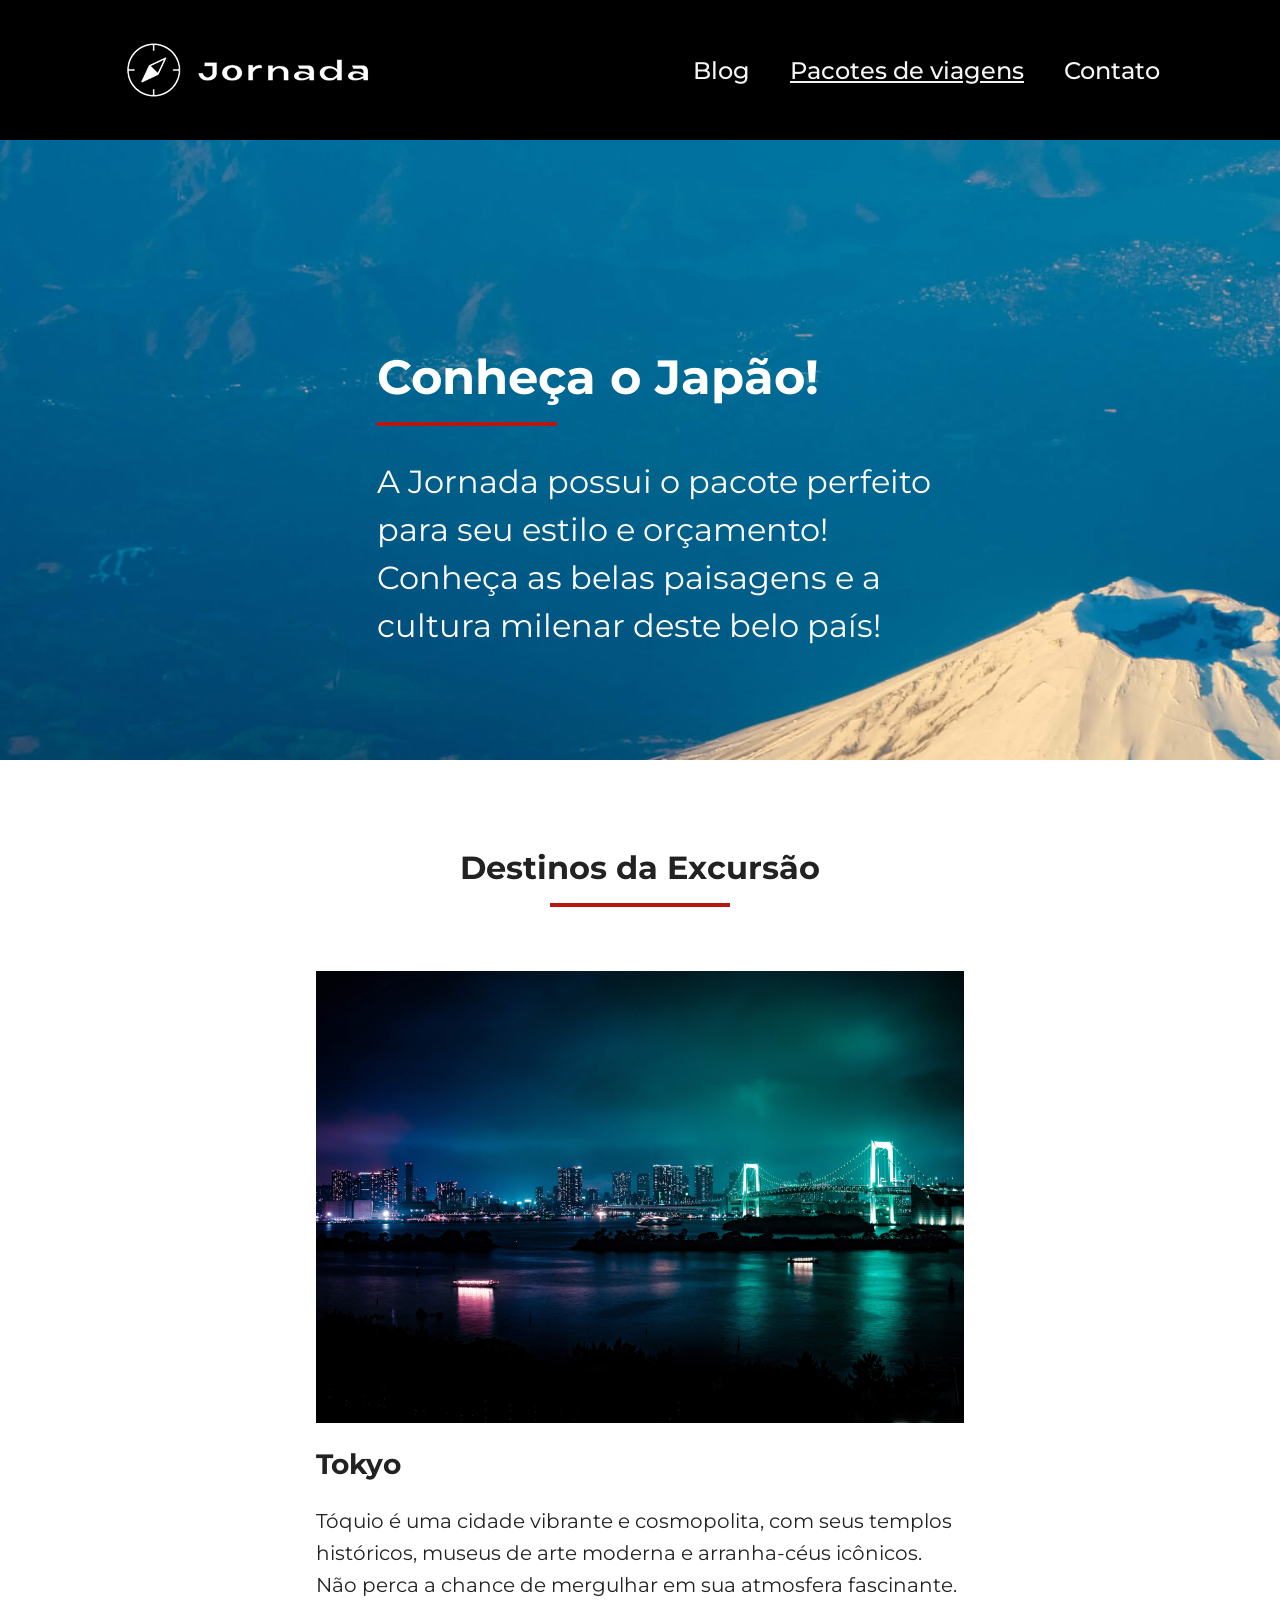
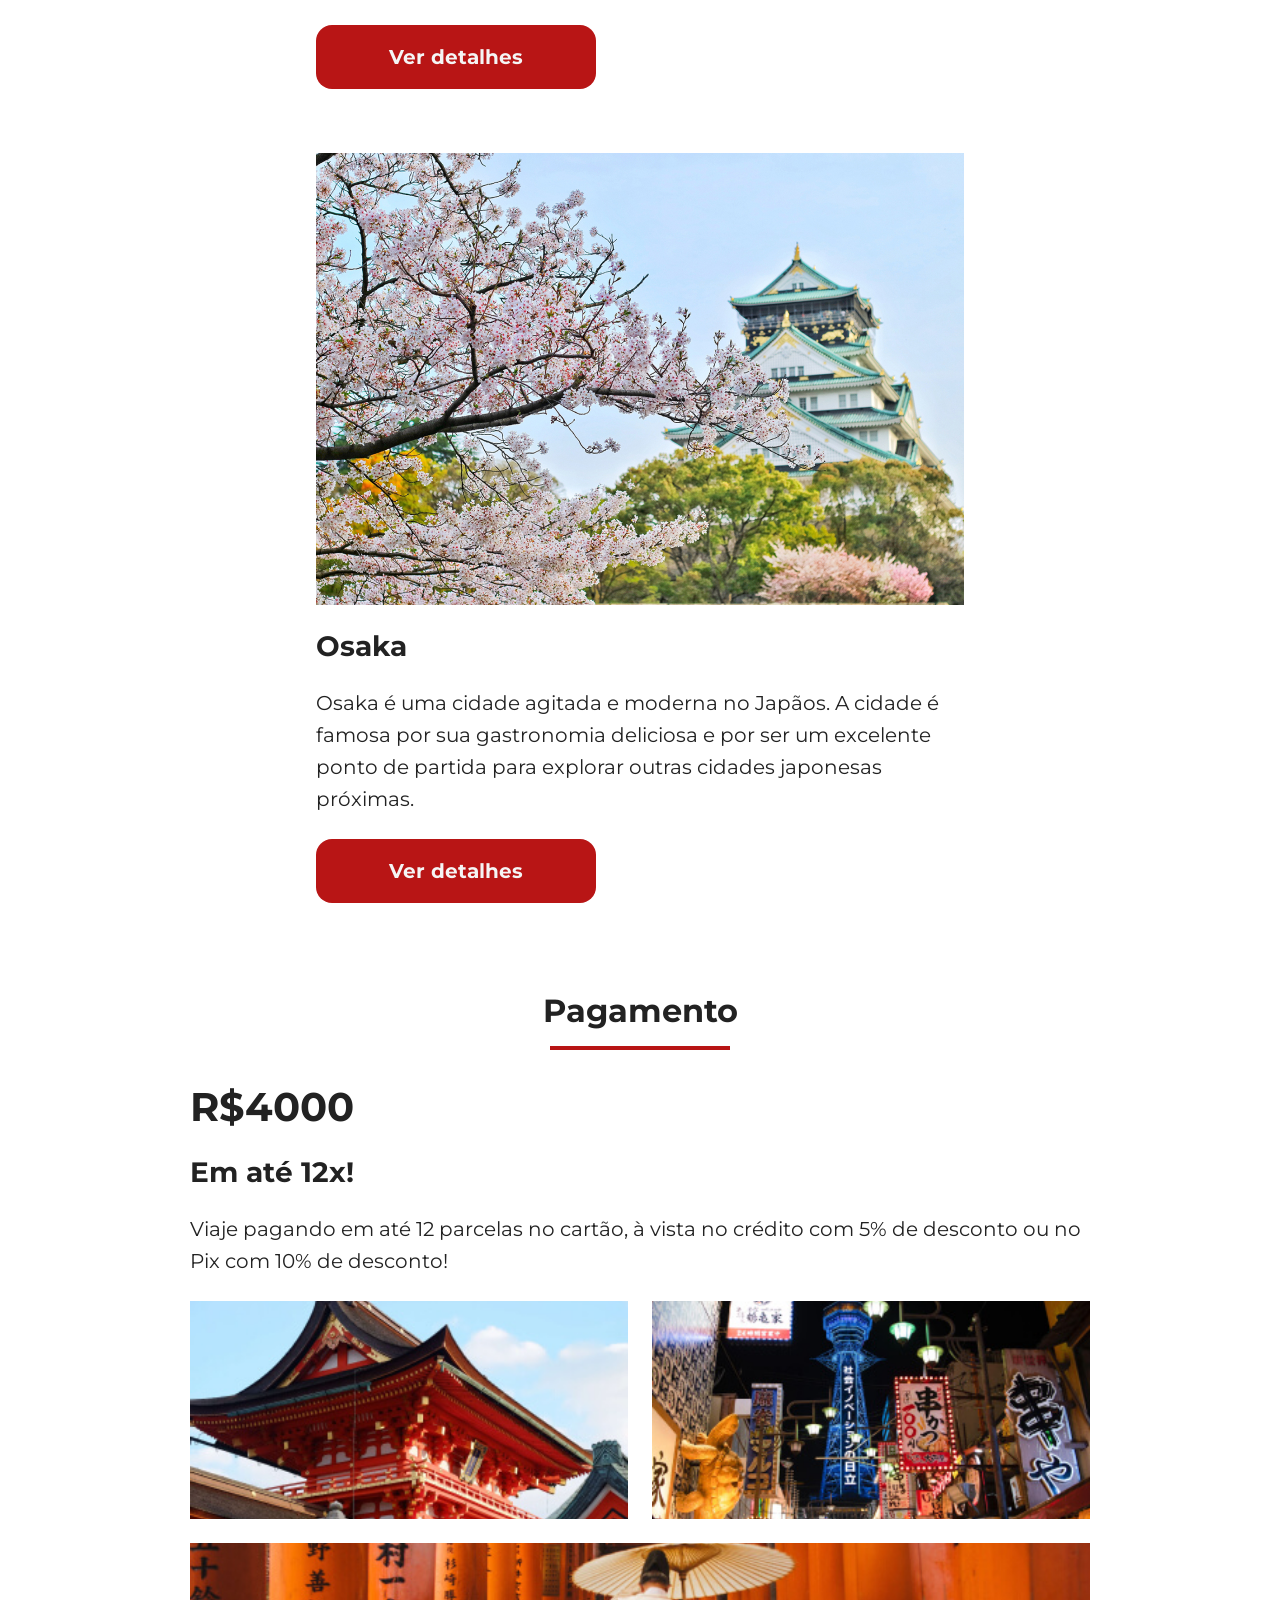
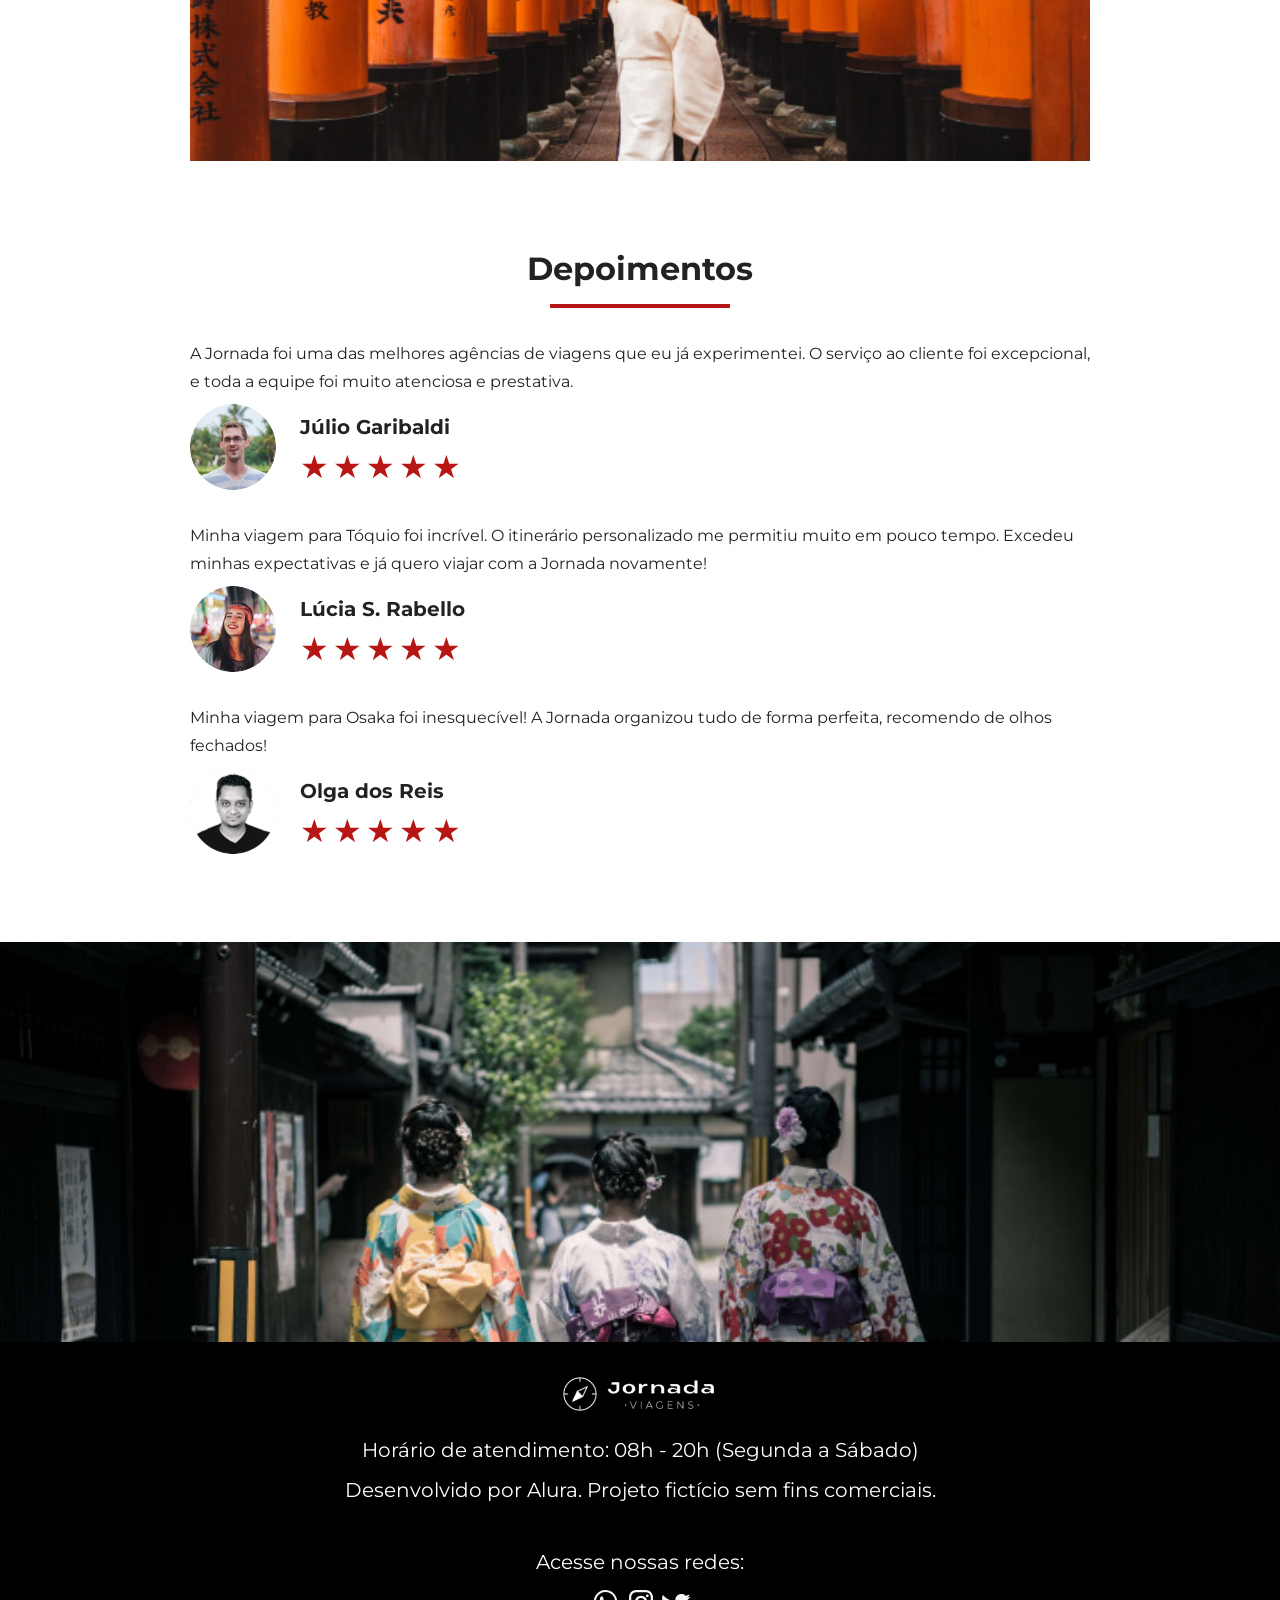
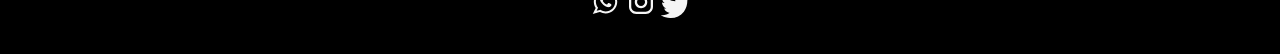
<file: pacotes.html>
<!doctype html>
<html lang="pt-br">
  <head>
    <meta charset="UTF-8" />
    <meta name="viewport" content="width=device-width, initial-scale=1.0" />

    <link rel="icon" href="favico.svg" type="xml/svg" />
    <link rel="stylesheet" href="./css/style.css" />
    <title>Jornada Viagens</title>
  </head>
  <body>
    <header class="main-header" role="banner">
      <a class="logo" href="index.html" title="Voltar para página inicial">
        <img
          class="img-mobile"
          src="img/bussola-jornada-branca.png"
          alt="Bussola do logo Jornada Viagens na cor branca"
        />
        <img
          class="img-desktop"
          src="img/bussola-texto-jornada-branca.png"
          alt="Logo Jornada Viagens na cor branca"
        />
      </a>
      <div class="navigation-menu">
        <label for="menu"><img src="img/menu.png" alt="menu" /></label>
        <input type="checkbox" id="menu" hidden />

        <nav role="navigation">
          <ul class="list-links travelPackages">
            <li>
              <a href="blog.html" title="Acessar blog">Blog</a>
            </li>
            <li>
              <a
              class="active"
                href="pacotes.html"
                title="Acessar pacotes de viagem"
                >Pacotes de viagens</a
              >
            </li>
            <li>
              <a href="contato.html" title="Acessar contato"
                >Contato</a
              >
            </li>
          </ul>
        </nav>
      </div>
    </header>

    <section class="hero travelPackages">
      <div class="contentHero">
        <div class="section-title travelPackages">
          <h1>
            Conheça o Japão!
          </h1>
          <hr />
        </div>
        <p>
          A Jornada possui o pacote perfeito para seu estilo e orçamento!
          Conheça as belas paisagens e a cultura milenar deste belo país!
        </p>
      </div>
    </section>

    <section class="destinations travelPackages">
      <div class="section-title">
        <h2>Destinos da Excursão</h2>
        <hr />
      </div>
      <div class="destinations-items">
        <article class="item tokyo">
          <header>
            <div class="img-item tokyo"></div>
            <h3 class="content-title">Tokyo</h3>
          </header>
          <p class="content-text">
            Tóquio é uma cidade vibrante e cosmopolita, com seus templos
            históricos, museus de arte moderna e arranha-céus icônicos. Não
            perca a chance de mergulhar em sua atmosfera fascinante.
          </p>
          <footer>
            <a
              href="#"
              class="button"
              target="_blank"
              title="Veja mais detalhes do destino Tokyo"
              >Ver detalhes</a
            >
          </footer>
        </article>
        <article class="item osaka">
          <header>
            <div class="img-item osaka"></div>
            <h3 class="content-title">Osaka</h3>
          </header>
          <p class="content-text">
            Osaka é uma cidade agitada e moderna no Japãos. A cidade é famosa
            por sua gastronomia deliciosa e por ser um excelente ponto de
            partida para explorar outras cidades japonesas próximas.
          </p>
          <footer>
            <a
              href="#"
              class="button"
              target="_blank"
              title="Veja mais detalhes do destino Osaka"
              >Ver detalhes</a
            >
          </footer>
        </article>
      </div>
    </section>

    <section class="payments travelPackages">
      <div class="section-title">
        <h2>Pagamento</h2>
        <hr />
      </div>
      <div class="payments-content">
        <div class="text-payments">
        <h3>R$4000</h3>
        <h4>Em até 12x!</h4>
        <p>Viaje pagando em até 12 parcelas no cartão, à vista no crédito com 5% de desconto ou no Pix com 10% de desconto!</p>
      </div>

      <div class="image-gallery">
        <div class="image first travelPackages"></div>
        <div class="image second travelPackages"></div>
        <div class="image third travelPackages"></div>
      </div>
      </div>
      
    </section>

    <section class="testimonials">
      <div class="section-title">
        <h2>Depoimentos</h2>
        <hr />
      </div>
      <div class="testimonial-container">
        <article>
          <header>
            <p>
              A Jornada foi uma das melhores agências de viagens que eu já
              experimentei. O serviço ao cliente foi excepcional, e toda a
              equipe foi muito atenciosa e prestativa.
            </p>
          </header>
          <footer>
            <img src="img/travel-packages/avatar-julio.png" alt="Imagem de perfil do cliente Júlio Garibaldi" />
            <div class="profile-content">
              <h3>Júlio Garibaldi</h3>
              <div class="rating">
                <span class="star">&#9733</span> 
                <span class="star">&#9733</span>
                <span class="star">&#9733</span>
                <span class="star">&#9733</span>
                <span class="star">&#9733</span>
              </div>
            </div>
          </footer>
        </article>
        <article>
          <header>
            <p>
              Minha viagem para Tóquio foi incrível. O itinerário personalizado me permitiu muito em pouco tempo. Excedeu minhas expectativas e já quero viajar com a Jornada novamente!
            </p>
          </header>
          <footer>
            <img src="img/travel-packages/avatar-lucia.png" alt="Imagem de perfil da cliente Lúcia S. Rabello" />
            <div class="profile-content">
              <h3>Lúcia S. Rabello</h3>
              <div class="rating">
                <span class="star">&#9733</span> 
                <span class="star">&#9733</span>
                <span class="star">&#9733</span>
                <span class="star">&#9733</span>
                <span class="star">&#9733</span>
              </div>
            </div>
          </footer>
        </article>
        <article>
          <header>
            <p>
              Minha viagem para Osaka foi inesquecível! A Jornada organizou tudo de forma perfeita, recomendo de olhos fechados!
            </p>
          </header>
          <footer>
            <img src="img/avatar-lauro.png" alt="Imagem de perfil da cliente Olga dos Reis" />
            <div class="profile-content">
              <h3>Olga dos Reis</h3>
              <div class="rating">
                <span class="star">&#9733</span> 
                <span class="star">&#9733</span>
                <span class="star">&#9733</span>
                <span class="star">&#9733</span>
                <span class="star">&#9733</span>
              </div>
            </div>
          </footer>
        </article>
      </div>
    </section>

    <section class="bottom-hero">
      <div class="hero-img travelPackages">
      </div>
    </section>
    <footer class="main-footer">
      <div class="footer-content">
        <img src="img/logo-footer.png" alt="Logo completa do site Jornada Viagens">
        <p>Horário de atendimento: 08h - 20h (Segunda a Sábado)</p>
        <p>Desenvolvido por Alura. Projeto fictício sem fins comerciais.</p>
      </div>
      <div class="footer-social">
        <p>Acesse nossas redes:</p>
        <a href="#" class="icon-social" target="_blank" title="Entre em contato através do whatsapp">
          <img src="img/icon-whatsapp.svg" alt="icone do whatsapp na cor branca">
        </a>
        <a href="#" class="icon-social" target="_blank" title="Acesse o instagram do Jornada Viagens">
          <img src="img/icon-instagram.svg" alt="icone do instagram na cor branca">
        </a>
        <a href="#" class="icon-social" target="_blank" title="Acesse o twitter do Jornada Viagens">
          <img src="img/icon-twitter.svg" alt="icone do twitter na cor branca">
        </a>
      </div>
    </footer>
  </body>
</html>
</file>
<file: css/style.css>
@import url(global.css);
@import url(header.css);
@import url(hero.css);
@import url(offers.css);
@import url(categories.css);
@import url(destinations.css);
@import url(payments.css);
@import url(testimonials.css);
@import url(footer.css);
@import url(travel-packages.css);
@import url(blog.css);
@import url(contato.css);
</file>
